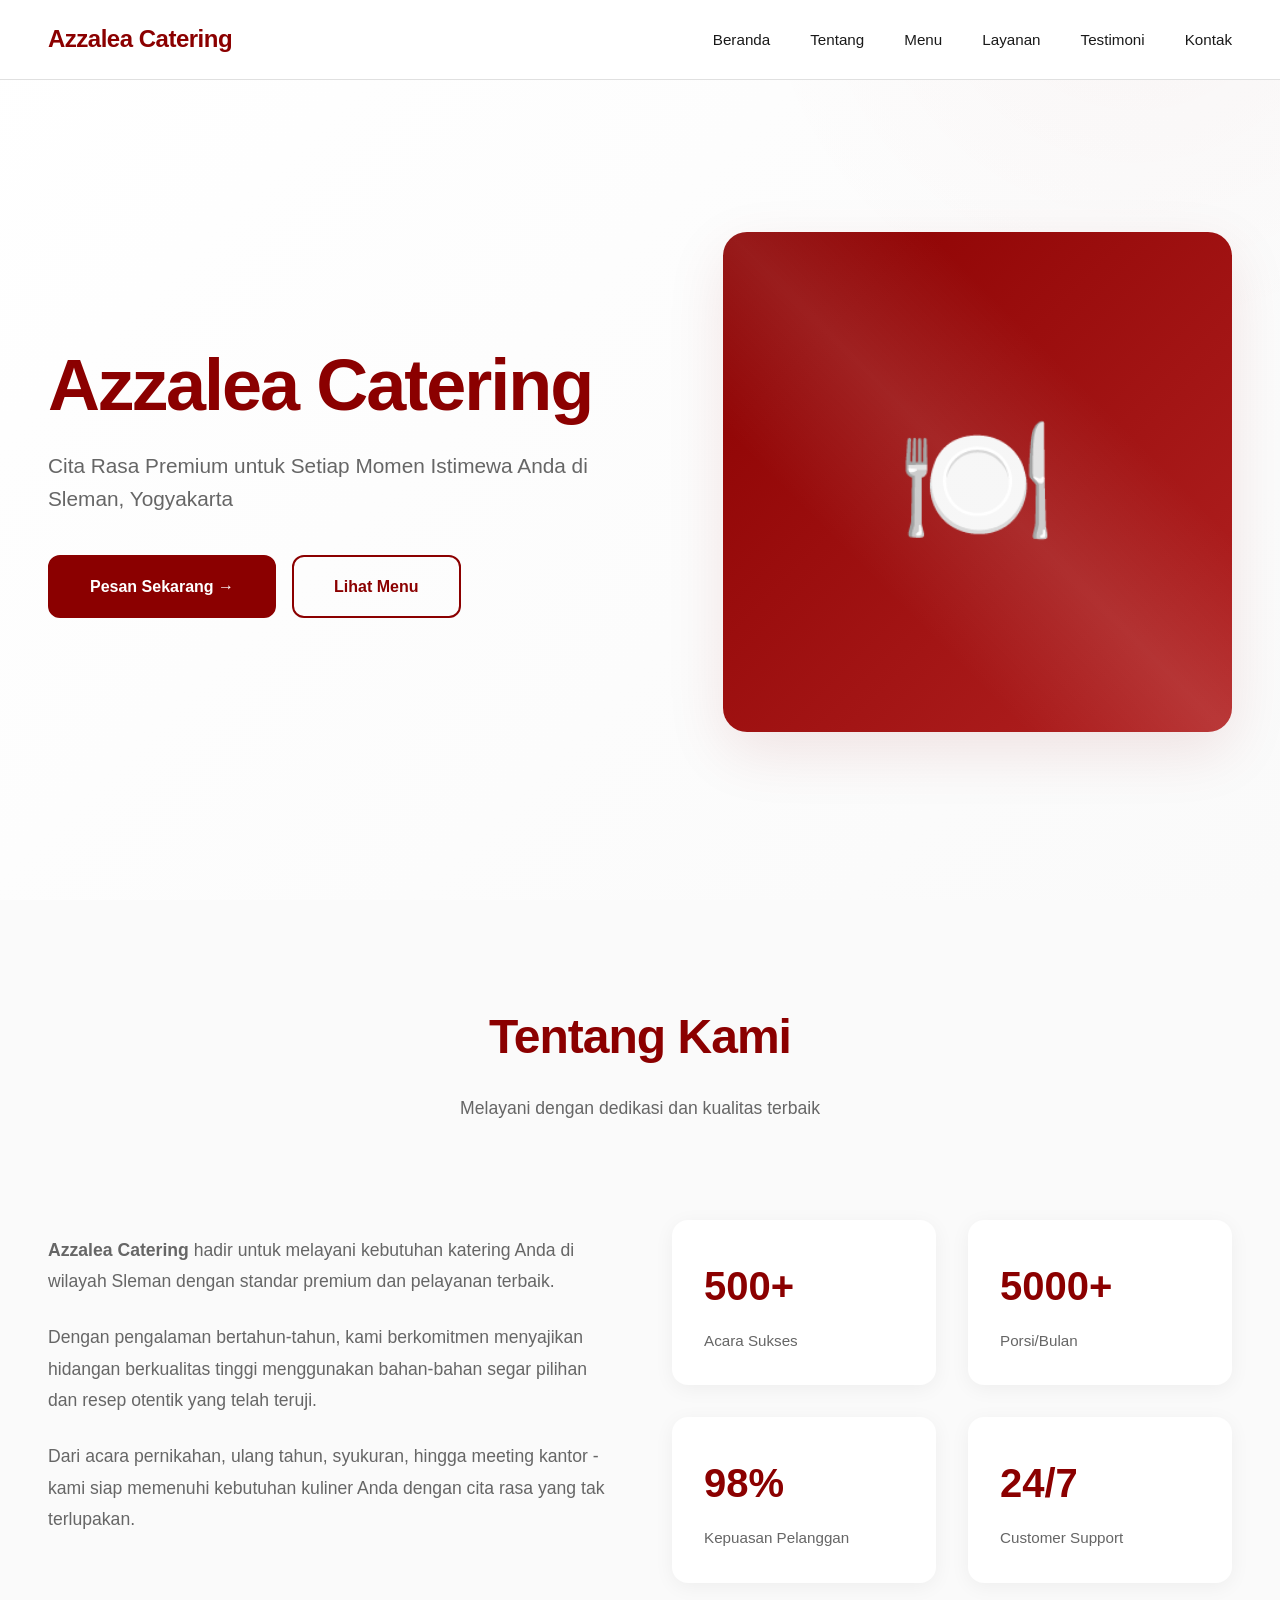
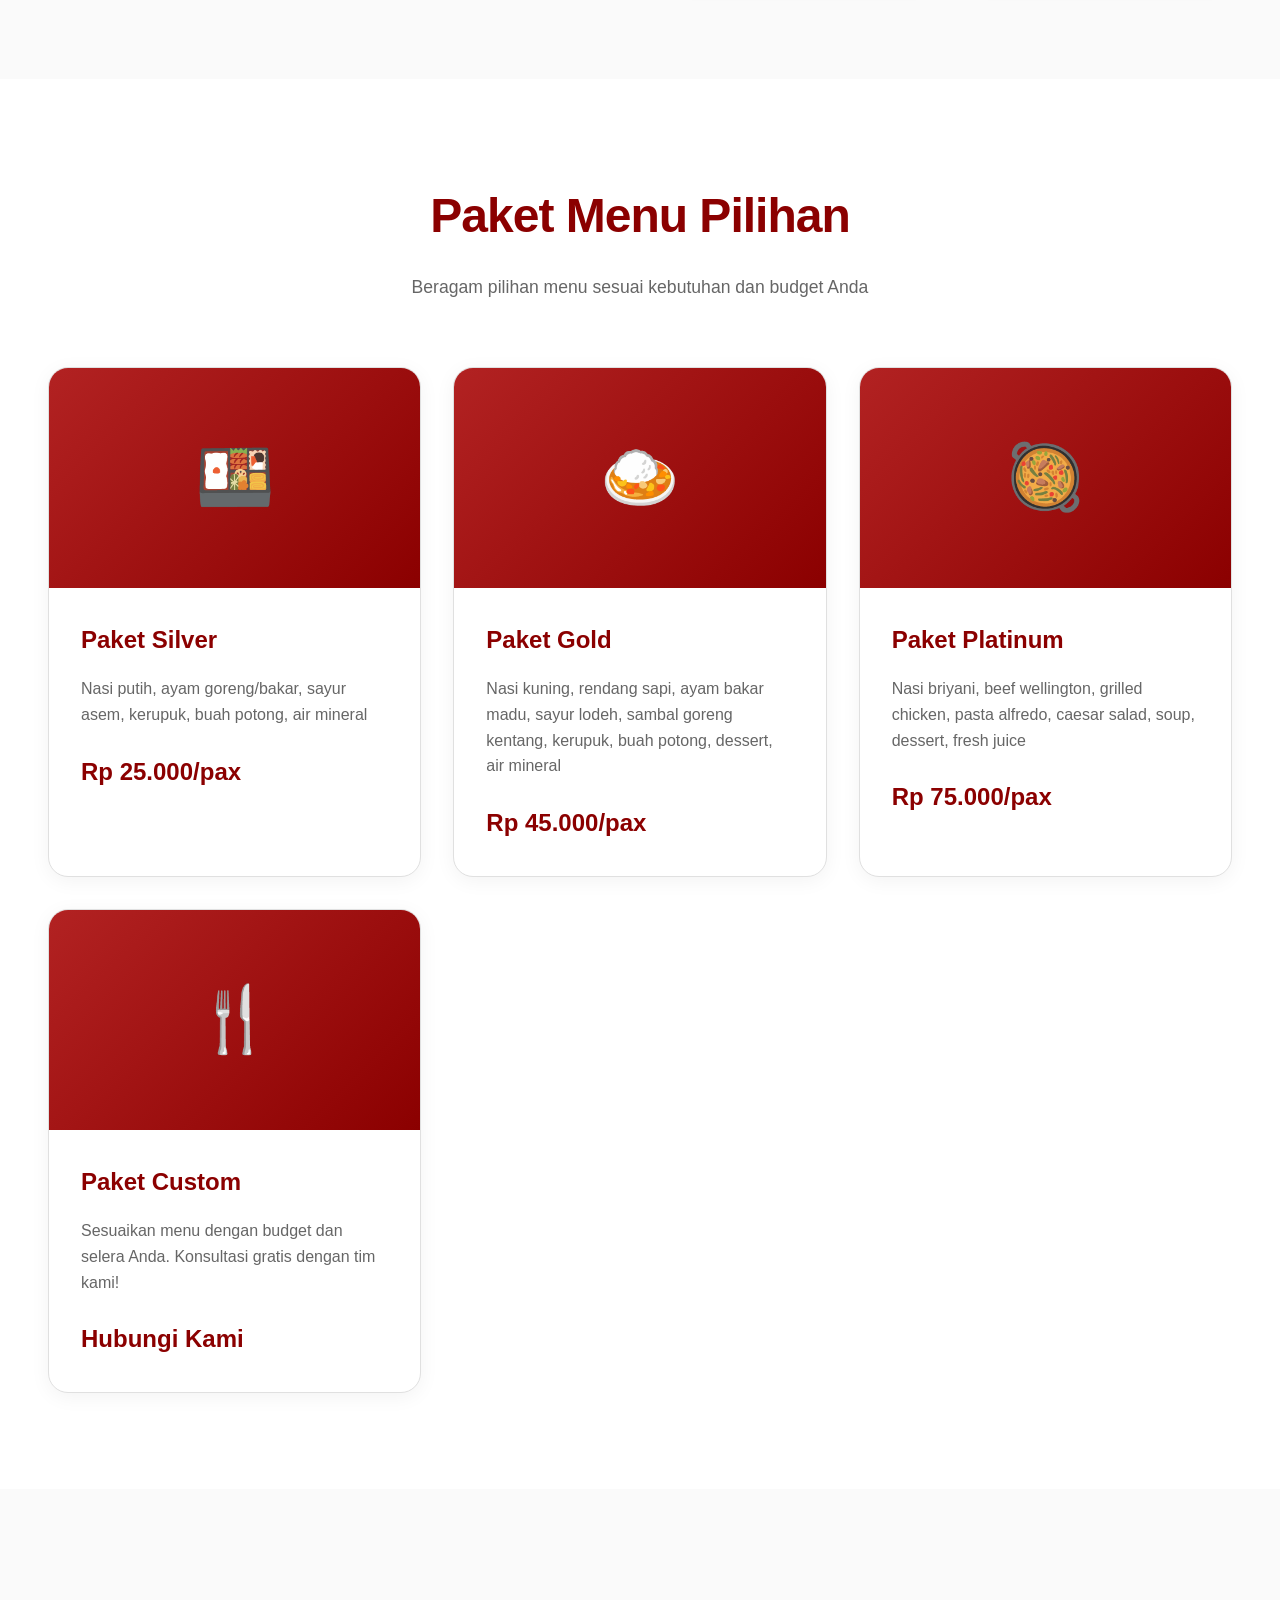
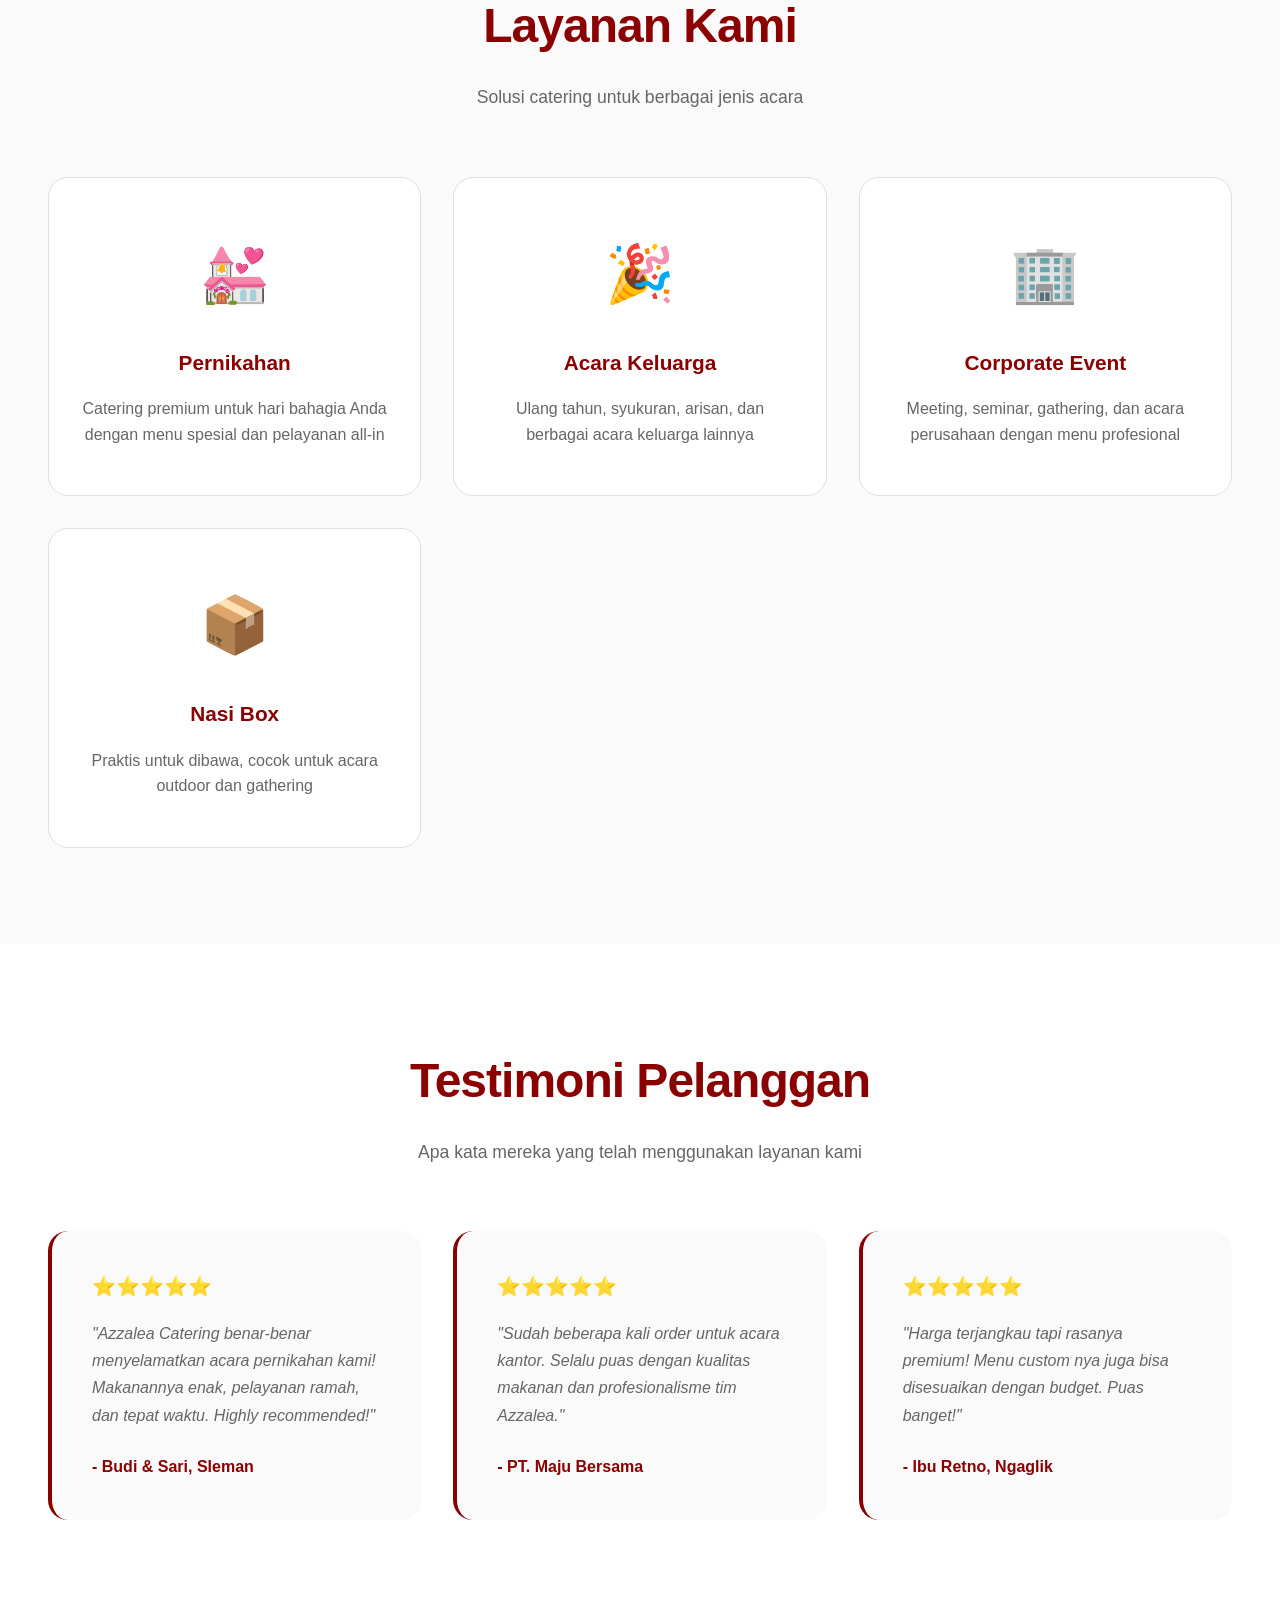
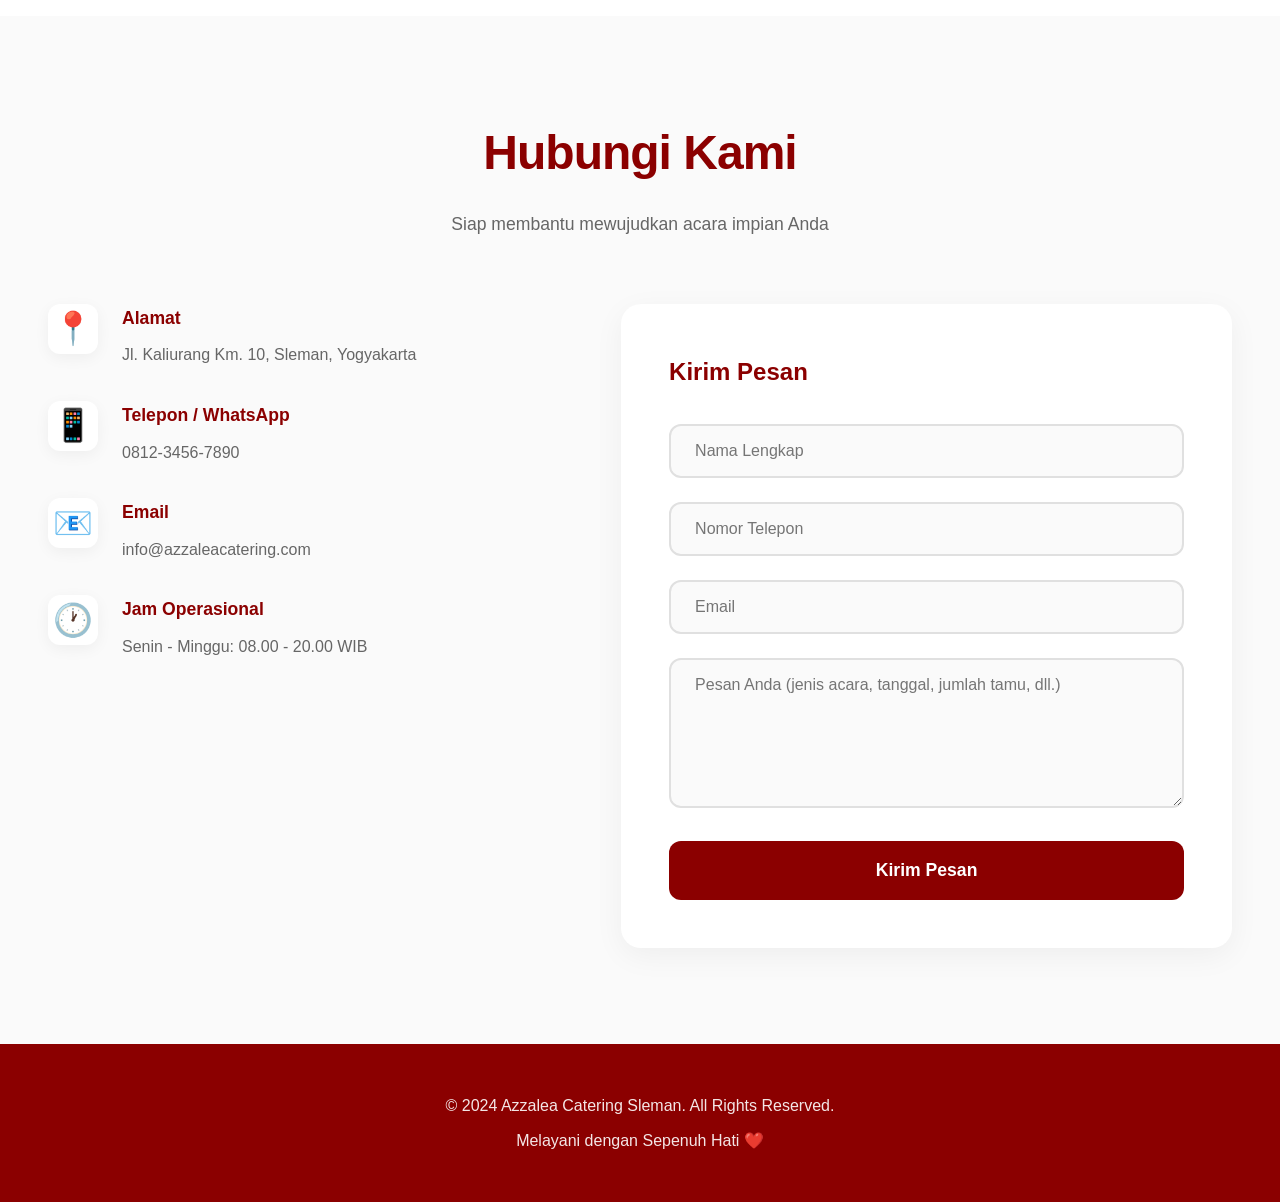
<file: cat1.html>
<!DOCTYPE html>
<html lang="id">
<head>
    <meta charset="UTF-8">
    <meta name="viewport" content="width=device-width, initial-scale=1.0">
    <title>Azzalea Catering - Catering Premium Sleman</title>
    <style>
        /* Modern CSS Variables */
        :root {
            --maroon-primary: #8B0000;
            --maroon-dark: #5c0016;
            --maroon-light: #B22222;
            --white: #ffffff;
            --off-white: #FAFAFA;
            --gray-light: #F5F5F5;
            --gray: #E0E0E0;
            --text-dark: #1a1a1a;
            --text-gray: #666666;
            --shadow: rgba(139, 0, 0, 0.1);
            --shadow-hover: rgba(139, 0, 0, 0.2);
        }

        * {
            margin: 0;
            padding: 0;
            box-sizing: border-box;
        }

        body {
            font-family: 'Inter', -apple-system, BlinkMacSystemFont, 'Segoe UI', sans-serif;
            color: var(--text-dark);
            line-height: 1.7;
            overflow-x: hidden;
            background: var(--white);
        }

        /* Modern Navigation */
        nav {
            position: fixed;
            top: 0;
            width: 100%;
            background: rgba(255, 255, 255, 0.95);
            backdrop-filter: blur(20px);
            z-index: 1000;
            padding: 1.2rem 0;
            border-bottom: 1px solid var(--gray);
            transition: all 0.3s ease;
        }

        nav.scrolled {
            padding: 0.8rem 0;
            box-shadow: 0 4px 20px rgba(0, 0, 0, 0.05);
        }

        .nav-container {
            max-width: 1400px;
            margin: 0 auto;
            padding: 0 3rem;
            display: flex;
            justify-content: space-between;
            align-items: center;
        }

        .logo {
            font-size: 1.5rem;
            font-weight: 700;
            color: var(--maroon-primary);
            letter-spacing: -0.5px;
        }

        nav ul {
            list-style: none;
            display: flex;
            gap: 2.5rem;
            align-items: center;
        }

        nav a {
            color: var(--text-dark);
            text-decoration: none;
            font-weight: 500;
            font-size: 0.95rem;
            transition: color 0.3s;
            position: relative;
        }

        nav a::after {
            content: '';
            position: absolute;
            bottom: -5px;
            left: 0;
            width: 0;
            height: 2px;
            background: var(--maroon-primary);
            transition: width 0.3s;
        }

        nav a:hover::after {
            width: 100%;
        }

        nav a:hover {
            color: var(--maroon-primary);
        }

        .menu-toggle {
            display: none;
        }

        /* Modern Hero */
        .hero {
            min-height: 100vh;
            display: flex;
            align-items: center;
            background: linear-gradient(135deg, var(--white) 0%, var(--off-white) 100%);
            padding: 8rem 3rem 4rem;
            position: relative;
            overflow: hidden;
        }

        .hero::before {
            content: '';
            position: absolute;
            top: -50%;
            right: -20%;
            width: 800px;
            height: 800px;
            background: radial-gradient(circle, var(--maroon-primary) 0%, transparent 70%);
            opacity: 0.03;
            border-radius: 50%;
        }

        .hero-container {
            max-width: 1400px;
            margin: 0 auto;
            display: grid;
            grid-template-columns: 1.2fr 1fr;
            gap: 4rem;
            align-items: center;
            position: relative;
            z-index: 1;
        }

        .hero-content h1 {
            font-size: 4.5rem;
            font-weight: 800;
            color: var(--maroon-primary);
            line-height: 1.1;
            margin-bottom: 1.5rem;
            letter-spacing: -2px;
        }

        .hero-content .subtitle {
            font-size: 1.3rem;
            color: var(--text-gray);
            margin-bottom: 2.5rem;
            line-height: 1.6;
            font-weight: 400;
        }

        .hero-buttons {
            display: flex;
            gap: 1rem;
        }

        .btn-primary {
            padding: 1rem 2.5rem;
            background: var(--maroon-primary);
            color: var(--white);
            text-decoration: none;
            border-radius: 12px;
            font-weight: 600;
            font-size: 1rem;
            transition: all 0.3s;
            border: 2px solid var(--maroon-primary);
            display: inline-flex;
            align-items: center;
            gap: 0.5rem;
        }

        .btn-primary:hover {
            transform: translateY(-2px);
            box-shadow: 0 8px 24px var(--shadow-hover);
        }

        .btn-secondary {
            padding: 1rem 2.5rem;
            background: transparent;
            color: var(--maroon-primary);
            text-decoration: none;
            border-radius: 12px;
            font-weight: 600;
            font-size: 1rem;
            transition: all 0.3s;
            border: 2px solid var(--maroon-primary);
        }

        .btn-secondary:hover {
            background: var(--maroon-primary);
            color: var(--white);
        }

        .hero-image {
            background: linear-gradient(135deg, var(--maroon-primary), var(--maroon-light));
            height: 500px;
            border-radius: 24px;
            display: flex;
            align-items: center;
            justify-content: center;
            font-size: 8rem;
            box-shadow: 0 20px 60px var(--shadow);
            position: relative;
            overflow: hidden;
        }

        .hero-image::before {
            content: '';
            position: absolute;
            inset: 0;
            background: linear-gradient(45deg, transparent 30%, rgba(255,255,255,0.1) 50%, transparent 70%);
            animation: shimmer 3s infinite;
        }

        @keyframes shimmer {
            0%, 100% { transform: translateX(-100%); }
            50% { transform: translateX(100%); }
        }

        /* Sections */
        section {
            padding: 6rem 3rem;
        }

        .container {
            max-width: 1400px;
            margin: 0 auto;
        }

        .section-title {
            text-align: center;
            margin-bottom: 4rem;
        }

        .section-title h2 {
            font-size: 3rem;
            font-weight: 800;
            color: var(--maroon-primary);
            margin-bottom: 1rem;
            letter-spacing: -1px;
        }

        .section-title p {
            font-size: 1.1rem;
            color: var(--text-gray);
            max-width: 600px;
            margin: 0 auto;
        }

        /* About Section */
        .about {
            background: var(--off-white);
        }

        .about-grid {
            display: grid;
            grid-template-columns: 1fr 1fr;
            gap: 4rem;
            align-items: center;
        }

        .about-content {
            display: flex;
            flex-direction: column;
            gap: 1.5rem;
        }

        .about-content p {
            font-size: 1.1rem;
            color: var(--text-gray);
            line-height: 1.8;
        }

        .stats-grid {
            display: grid;
            grid-template-columns: repeat(2, 1fr);
            gap: 2rem;
            margin-top: 2rem;
        }

        .stat-item {
            background: var(--white);
            padding: 2rem;
            border-radius: 16px;
            box-shadow: 0 4px 20px rgba(0, 0, 0, 0.05);
        }

        .stat-number {
            font-size: 2.5rem;
            font-weight: 800;
            color: var(--maroon-primary);
            margin-bottom: 0.5rem;
        }

        .stat-label {
            color: var(--text-gray);
            font-size: 0.95rem;
        }

        /* Menu Section */
        .menu-grid {
            display: grid;
            grid-template-columns: repeat(auto-fit, minmax(320px, 1fr));
            gap: 2rem;
        }

        .menu-card {
            background: var(--white);
            border-radius: 20px;
            overflow: hidden;
            box-shadow: 0 4px 20px rgba(0, 0, 0, 0.05);
            transition: all 0.3s;
            border: 1px solid var(--gray);
        }

        .menu-card:hover {
            transform: translateY(-8px);
            box-shadow: 0 12px 40px var(--shadow);
        }

        .menu-image {
            height: 220px;
            background: linear-gradient(135deg, var(--maroon-light), var(--maroon-primary));
            display: flex;
            align-items: center;
            justify-content: center;
            font-size: 4rem;
            position: relative;
            overflow: hidden;
        }

        .menu-card:hover .menu-image {
            transform: scale(1.05);
        }

        .menu-content {
            padding: 2rem;
        }

        .menu-content h3 {
            font-size: 1.5rem;
            font-weight: 700;
            color: var(--maroon-primary);
            margin-bottom: 1rem;
        }

        .menu-content p {
            color: var(--text-gray);
            margin-bottom: 1.5rem;
            line-height: 1.6;
        }

        .price {
            font-size: 1.5rem;
            font-weight: 700;
            color: var(--maroon-primary);
        }

        /* Services Section */
        .services {
            background: var(--off-white);
        }

        .services-grid {
            display: grid;
            grid-template-columns: repeat(auto-fit, minmax(280px, 1fr));
            gap: 2rem;
        }

        .service-card {
            background: var(--white);
            padding: 3rem 2rem;
            border-radius: 20px;
            text-align: center;
            transition: all 0.3s;
            border: 1px solid var(--gray);
        }

        .service-card:hover {
            transform: translateY(-8px);
            box-shadow: 0 12px 40px var(--shadow);
            border-color: var(--maroon-primary);
        }

        .service-icon {
            font-size: 3.5rem;
            margin-bottom: 1.5rem;
            filter: grayscale(0);
        }

        .service-card h3 {
            font-size: 1.3rem;
            font-weight: 700;
            color: var(--maroon-primary);
            margin-bottom: 1rem;
        }

        .service-card p {
            color: var(--text-gray);
            line-height: 1.6;
        }

        /* Testimonials */
        .testimonials {
            background: var(--white);
        }

        .testimonial-grid {
            display: grid;
            grid-template-columns: repeat(auto-fit, minmax(350px, 1fr));
            gap: 2rem;
        }

        .testimonial-card {
            background: var(--off-white);
            padding: 2.5rem;
            border-radius: 20px;
            border-left: 4px solid var(--maroon-primary);
            transition: all 0.3s;
        }

        .testimonial-card:hover {
            transform: translateY(-5px);
            box-shadow: 0 8px 30px var(--shadow);
        }

        .stars {
            color: #FFB800;
            font-size: 1.2rem;
            margin-bottom: 1rem;
        }

        .testimonial-text {
            font-style: italic;
            color: var(--text-gray);
            margin-bottom: 1.5rem;
            line-height: 1.7;
        }

        .testimonial-author {
            font-weight: 600;
            color: var(--maroon-primary);
        }

        /* Contact Section */
        .contact {
            background: var(--off-white);
        }

        .contact-grid {
            display: grid;
            grid-template-columns: 1fr 1.2fr;
            gap: 4rem;
        }

        .contact-info {
            display: flex;
            flex-direction: column;
            gap: 2rem;
        }

        .contact-item {
            display: flex;
            gap: 1.5rem;
            align-items: start;
        }

        .contact-icon {
            font-size: 2rem;
            min-width: 50px;
            height: 50px;
            display: flex;
            align-items: center;
            justify-content: center;
            background: var(--white);
            border-radius: 12px;
            box-shadow: 0 4px 15px rgba(0, 0, 0, 0.05);
        }

        .contact-item h3 {
            font-size: 1.1rem;
            color: var(--maroon-primary);
            margin-bottom: 0.5rem;
            font-weight: 600;
        }

        .contact-item p {
            color: var(--text-gray);
        }

        .contact-form {
            background: var(--white);
            padding: 3rem;
            border-radius: 20px;
            box-shadow: 0 8px 30px rgba(0, 0, 0, 0.05);
        }

        .contact-form h3 {
            font-size: 1.5rem;
            color: var(--maroon-primary);
            margin-bottom: 2rem;
            font-weight: 700;
        }

        .form-group {
            margin-bottom: 1.5rem;
        }

        .contact-form input,
        .contact-form textarea {
            width: 100%;
            padding: 1rem 1.5rem;
            border: 2px solid var(--gray);
            border-radius: 12px;
            font-family: inherit;
            font-size: 1rem;
            transition: all 0.3s;
            background: var(--off-white);
        }

        .contact-form input:focus,
        .contact-form textarea:focus {
            outline: none;
            border-color: var(--maroon-primary);
            background: var(--white);
        }

        .contact-form textarea {
            min-height: 150px;
            resize: vertical;
        }

        .submit-btn {
            width: 100%;
            padding: 1.2rem;
            background: var(--maroon-primary);
            color: var(--white);
            border: none;
            border-radius: 12px;
            font-size: 1.1rem;
            font-weight: 600;
            cursor: pointer;
            transition: all 0.3s;
        }

        .submit-btn:hover {
            transform: translateY(-2px);
            box-shadow: 0 8px 24px var(--shadow-hover);
        }

        /* Footer */
        footer {
            background: var(--maroon-primary);
            color: var(--white);
            padding: 3rem;
            text-align: center;
        }

        footer p {
            opacity: 0.9;
        }

        /* Responsive */
        @media (max-width: 1024px) {
            .hero-container,
            .about-grid,
            .contact-grid {
                grid-template-columns: 1fr;
            }

            .hero-content h1 {
                font-size: 3.5rem;
            }

            nav ul {
                display: none;
            }

            .menu-toggle {
                display: block;
                background: none;
                border: none;
                font-size: 1.5rem;
                cursor: pointer;
                color: var(--maroon-primary);
            }
        }

        @media (max-width: 768px) {
            .hero-content h1 {
                font-size: 2.5rem;
            }

            .section-title h2 {
                font-size: 2rem;
            }

            section {
                padding: 4rem 1.5rem;
            }

            .nav-container {
                padding: 0 1.5rem;
            }
        }
    </style>
</head>
<body>
    <!-- Navigation -->
    <nav id="navbar">
        <div class="nav-container">
            <div class="logo">Azzalea Catering</div>
            <button class="menu-toggle" onclick="toggleMenu()">☰</button>
            <ul id="navMenu">
                <li><a href="#home">Beranda</a></li>
                <li><a href="#about">Tentang</a></li>
                <li><a href="#menu">Menu</a></li>
                <li><a href="#services">Layanan</a></li>
                <li><a href="#testimonials">Testimoni</a></li>
                <li><a href="#contact">Kontak</a></li>
            </ul>
        </div>
    </nav>

    <!-- Hero Section -->
    <section id="home" class="hero">
        <div class="hero-container">
            <div class="hero-content">
                <h1>Azzalea Catering</h1>
                <p class="subtitle">Cita Rasa Premium untuk Setiap Momen Istimewa Anda di Sleman, Yogyakarta</p>
                <div class="hero-buttons">
                    <a href="#contact" class="btn-primary">Pesan Sekarang →</a>
                    <a href="#menu" class="btn-secondary">Lihat Menu</a>
                </div>
            </div>
            <div class="hero-image">
                🍽️
            </div>
        </div>
    </section>

    <!-- About Section -->
    <section id="about" class="about">
        <div class="container">
            <div class="section-title">
                <h2>Tentang Kami</h2>
                <p>Melayani dengan dedikasi dan kualitas terbaik</p>
            </div>
            <div class="about-grid">
                <div class="about-content">
                    <p><strong>Azzalea Catering</strong> hadir untuk melayani kebutuhan katering Anda di wilayah Sleman dengan standar premium dan pelayanan terbaik.</p>
                    <p>Dengan pengalaman bertahun-tahun, kami berkomitmen menyajikan hidangan berkualitas tinggi menggunakan bahan-bahan segar pilihan dan resep otentik yang telah teruji.</p>
                    <p>Dari acara pernikahan, ulang tahun, syukuran, hingga meeting kantor - kami siap memenuhi kebutuhan kuliner Anda dengan cita rasa yang tak terlupakan.</p>
                </div>
                <div class="stats-grid">
                    <div class="stat-item">
                        <div class="stat-number">500+</div>
                        <div class="stat-label">Acara Sukses</div>
                    </div>
                    <div class="stat-item">
                        <div class="stat-number">5000+</div>
                        <div class="stat-label">Porsi/Bulan</div>
                    </div>
                    <div class="stat-item">
                        <div class="stat-number">98%</div>
                        <div class="stat-label">Kepuasan Pelanggan</div>
                    </div>
                    <div class="stat-item">
                        <div class="stat-number">24/7</div>
                        <div class="stat-label">Customer Support</div>
                    </div>
                </div>
            </div>
        </div>
    </section>

    <!-- Menu Section -->
    <section id="menu" class="menu">
        <div class="container">
            <div class="section-title">
                <h2>Paket Menu Pilihan</h2>
                <p>Beragam pilihan menu sesuai kebutuhan dan budget Anda</p>
            </div>
            <div class="menu-grid">
                <div class="menu-card">
                    <div class="menu-image">🍱</div>
                    <div class="menu-content">
                        <h3>Paket Silver</h3>
                        <p>Nasi putih, ayam goreng/bakar, sayur asem, kerupuk, buah potong, air mineral</p>
                        <div class="price">Rp 25.000/pax</div>
                    </div>
                </div>
                
                <div class="menu-card">
                    <div class="menu-image">🍛</div>
                    <div class="menu-content">
                        <h3>Paket Gold</h3>
                        <p>Nasi kuning, rendang sapi, ayam bakar madu, sayur lodeh, sambal goreng kentang, kerupuk, buah potong, dessert, air mineral</p>
                        <div class="price">Rp 45.000/pax</div>
                    </div>
                </div>
                
                <div class="menu-card">
                    <div class="menu-image">🥘</div>
                    <div class="menu-content">
                        <h3>Paket Platinum</h3>
                        <p>Nasi briyani, beef wellington, grilled chicken, pasta alfredo, caesar salad, soup, dessert, fresh juice</p>
                        <div class="price">Rp 75.000/pax</div>
                    </div>
                </div>
                
                <div class="menu-card">
                    <div class="menu-image">🍴</div>
                    <div class="menu-content">
                        <h3>Paket Custom</h3>
                        <p>Sesuaikan menu dengan budget dan selera Anda. Konsultasi gratis dengan tim kami!</p>
                        <div class="price">Hubungi Kami</div>
                    </div>
                </div>
            </div>
        </div>
    </section>

    <!-- Services Section -->
    <section id="services" class="services">
        <div class="container">
            <div class="section-title">
                <h2>Layanan Kami</h2>
                <p>Solusi catering untuk berbagai jenis acara</p>
            </div>
            <div class="services-grid">
                <div class="service-card">
                    <div class="service-icon">💒</div>
                    <h3>Pernikahan</h3>
                    <p>Catering premium untuk hari bahagia Anda dengan menu spesial dan pelayanan all-in</p>
                </div>
                
                <div class="service-card">
                    <div class="service-icon">🎉</div>
                    <h3>Acara Keluarga</h3>
                    <p>Ulang tahun, syukuran, arisan, dan berbagai acara keluarga lainnya</p>
                </div>
                
                <div class="service-card">
                    <div class="service-icon">🏢</div>
                    <h3>Corporate Event</h3>
                    <p>Meeting, seminar, gathering, dan acara perusahaan dengan menu profesional</p>
                </div>
                
                <div class="service-card">
                    <div class="service-icon">📦</div>
                    <h3>Nasi Box</h3>
                    <p>Praktis untuk dibawa, cocok untuk acara outdoor dan gathering</p>
                </div>
            </div>
        </div>
    </section>

    <!-- Testimonials Section -->
    <section id="testimonials" class="testimonials">
        <div class="container">
            <div class="section-title">
                <h2>Testimoni Pelanggan</h2>
                <p>Apa kata mereka yang telah menggunakan layanan kami</p>
            </div>
            <div class="testimonial-grid">
                <div class="testimonial-card">
                    <div class="stars">⭐⭐⭐⭐⭐</div>
                    <p class="testimonial-text">"Azzalea Catering benar-benar menyelamatkan acara pernikahan kami! Makanannya enak, pelayanan ramah, dan tepat waktu. Highly recommended!"</p>
                    <p class="testimonial-author">- Budi & Sari, Sleman</p>
                </div>
                
                <div class="testimonial-card">
                    <div class="stars">⭐⭐⭐⭐⭐</div>
                    <p class="testimonial-text">"Sudah beberapa kali order untuk acara kantor. Selalu puas dengan kualitas makanan dan profesionalisme tim Azzalea."</p>
                    <p class="testimonial-author">- PT. Maju Bersama</p>
                </div>
                
                <div class="testimonial-card">
                    <div class="stars">⭐⭐⭐⭐⭐</div>
                    <p class="testimonial-text">"Harga terjangkau tapi rasanya premium! Menu custom nya juga bisa disesuaikan dengan budget. Puas banget!"</p>
                    <p class="testimonial-author">- Ibu Retno, Ngaglik</p>
                </div>
            </div>
        </div>
    </section>

    <!-- Contact Section -->
    <section id="contact" class="contact">
        <div class="container">
            <div class="section-title">
                <h2>Hubungi Kami</h2>
                <p>Siap membantu mewujudkan acara impian Anda</p>
            </div>
            <div class="contact-grid">
                <div class="contact-info">
                    <div class="contact-item">
                        <div class="contact-icon">📍</div>
                        <div>
                            <h3>Alamat</h3>
                            <p>Jl. Kaliurang Km. 10, Sleman, Yogyakarta</p>
                        </div>
                    </div>
                    
                    <div class="contact-item">
                        <div class="contact-icon">📱</div>
                        <div>
                            <h3>Telepon / WhatsApp</h3>
                            <p>0812-3456-7890</p>
                        </div>
                    </div>
                    
                    <div class="contact-item">
                        <div class="contact-icon">📧</div>
                        <div>
                            <h3>Email</h3>
                            <p>info@azzaleacatering.com</p>
                        </div>
                    </div>
                    
                    <div class="contact-item">
                        <div class="contact-icon">🕐</div>
                        <div>
                            <h3>Jam Operasional</h3>
                            <p>Senin - Minggu: 08.00 - 20.00 WIB</p>
                        </div>
                    </div>
                </div>
                
                <div class="contact-form">
                    <h3>Kirim Pesan</h3>
                    <form id="contactForm">
                        <div class="form-group">
                            <input type="text" name="name" placeholder="Nama Lengkap" required>
                        </div>
                        <div class="form-group">
                            <input type="tel" name="phone" placeholder="Nomor Telepon" required>
                        </div>
                        <div class="form-group">
                            <input type="email" name="email" placeholder="Email" required>
                        </div>
                        <div class="form-group">
                            <textarea name="message" placeholder="Pesan Anda (jenis acara, tanggal, jumlah tamu, dll.)" required></textarea>
                        </div>
                        <button type="submit" class="submit-btn">Kirim Pesan</button>
                    </form>
                </div>
            </div>
        </div>
    </section>

    <!-- Footer -->
    <footer>
        <div class="container">
            <p>&copy; 2024 Azzalea Catering Sleman. All Rights Reserved.</p>
            <p style="margin-top: 0.5rem;">Melayani dengan Sepenuh Hati ❤️</p>
        </div>
    </footer>

    <script>
        // Mobile Menu Toggle
        function toggleMenu() {
            const menu = document.getElementById('navMenu');
            menu.style.display = menu.style.display === 'flex' ? 'none' : 'flex';
        }

        // Navbar scroll effect
        window.addEventListener('scroll', function() {
            const navbar = document.getElementById('navbar');
            if (window.scrollY > 50) {
                navbar.classList.add('scrolled');
            } else {
                navbar.classList.remove('scrolled');
            }
        });

        // Smooth scrolling
        document.querySelectorAll('a[href^="#"]').forEach(anchor => {
            anchor.addEventListener('click', function (e) {
                e.preventDefault();
                const target = document.querySelector(this.getAttribute('href'));
                if (target) {
                    target.scrollIntoView({
                        behavior: 'smooth',
                        block: 'start'
                    });
                    // Close mobile menu if open
                    const menu = document.getElementById('navMenu');
                    if (window.innerWidth <= 1024) {
                        menu.style.display = 'none';
                    }
                }
            });
        });

        // Contact Form Handler
        document.getElementById('contactForm').addEventListener('submit', function(e) {
            e.preventDefault();
            
            const formData = {
                name: this.name.value,
                phone: this.phone.value,
                email: this.email.value,
                message: this.message.value
            };
            
            // WhatsApp integration
            const whatsappNumber = '6285930470342';
            const message = `Halo Azzalea Catering!\n\nNama: ${formData.name}\nTelepon: ${formData.phone}\nEmail: ${formData.email}\n\nPesan:\n${formData.message}`;
            const whatsappUrl = `https://wa.me/${whatsappNumber}?text=${encodeURIComponent(message)}`;
            
            window.open(whatsappUrl, '_blank');
            this.reset();
        });

        // Scroll reveal animation
        function reveal() {
            const reveals = document.querySelectorAll('.menu-card, .service-card, .testimonial-card, .stat-item');
            
            reveals.forEach(element => {
                const windowHeight = window.innerHeight;
                const elementTop = element.getBoundingClientRect().top;
                const elementVisible = 150;
                
                if (elementTop < windowHeight - elementVisible) {
                    element.style.opacity = '1';
                    element.style.transform = 'translateY(0)';
                }
            });
        }

        window.addEventListener('scroll', reveal);

        // Initialize animations
        document.addEventListener('DOMContentLoaded', function() {
            const animatedElements = document.querySelectorAll('.menu-card, .service-card, .testimonial-card, .stat-item');
            animatedElements.forEach(element => {
                element.style.opacity = '0';
                element.style.transform = 'translateY(30px)';
                element.style.transition = 'all 0.6s ease';
            });
            reveal();
        });
</file>
